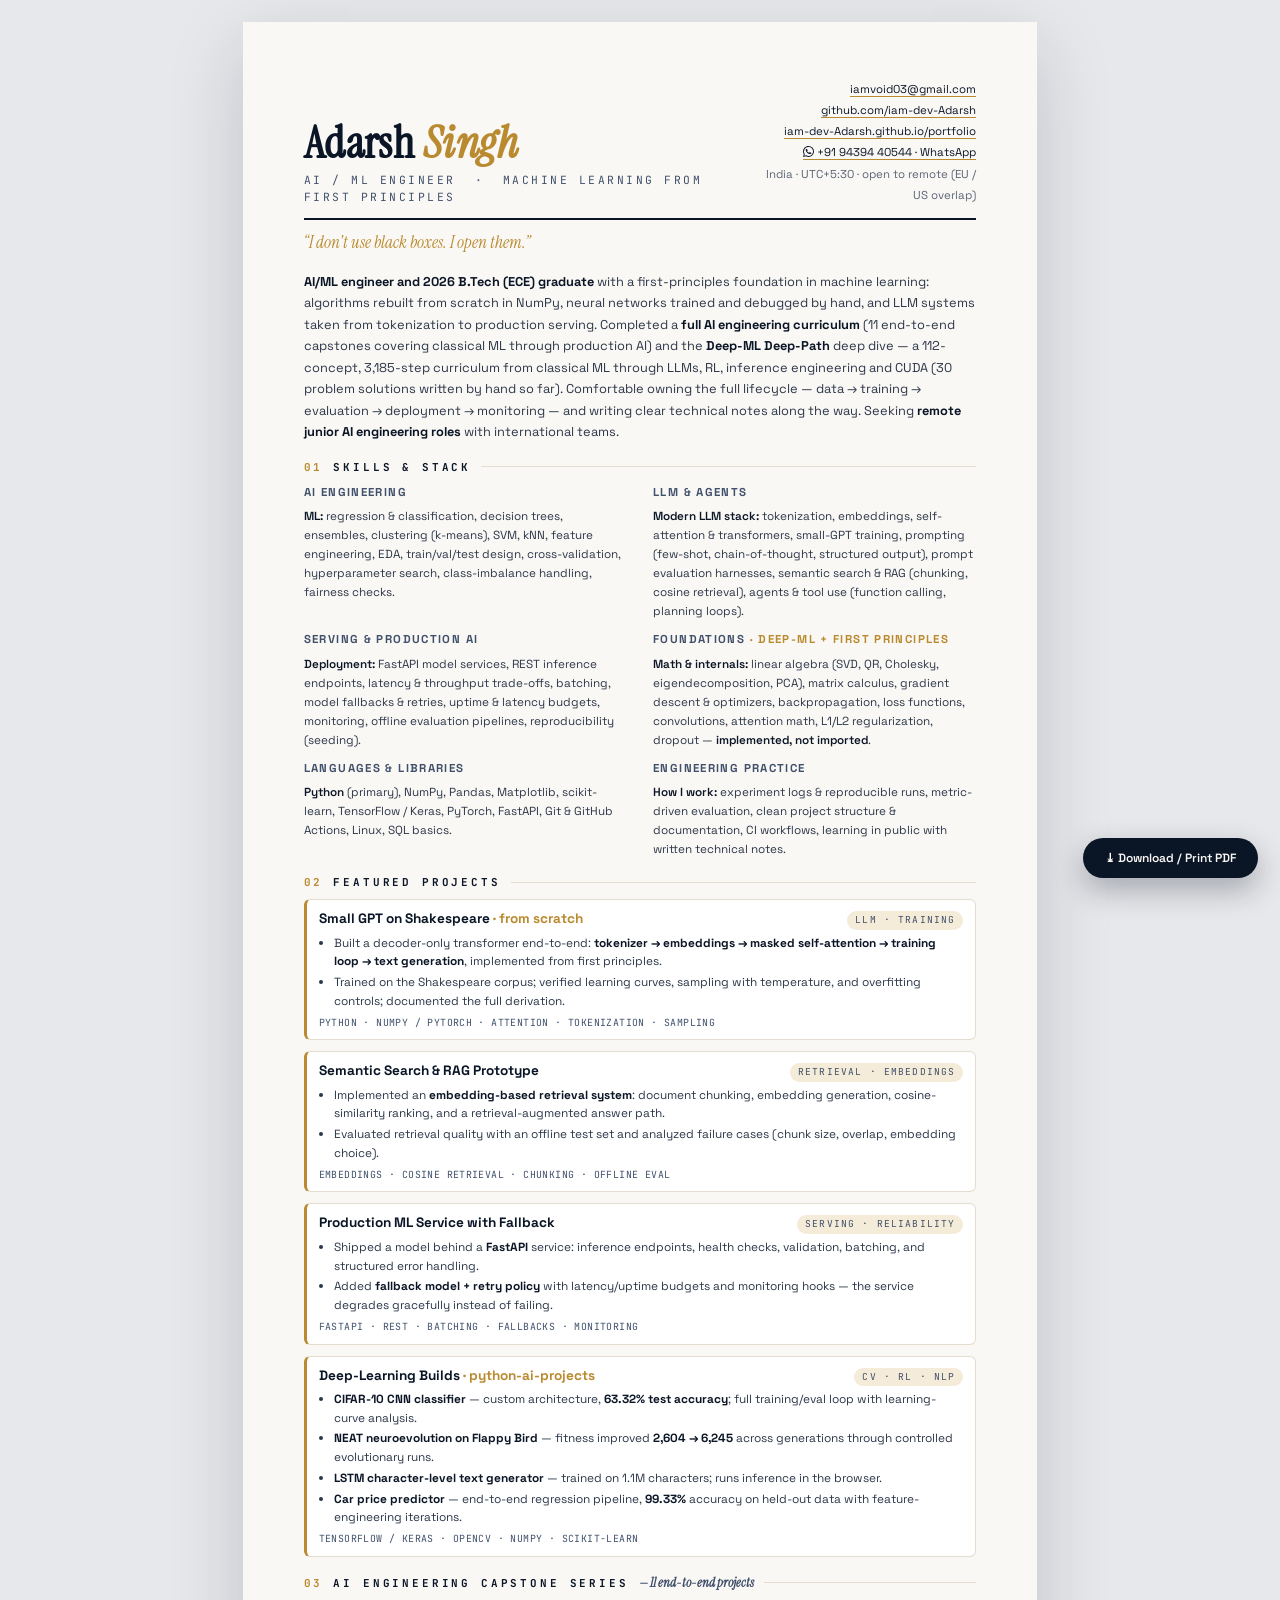
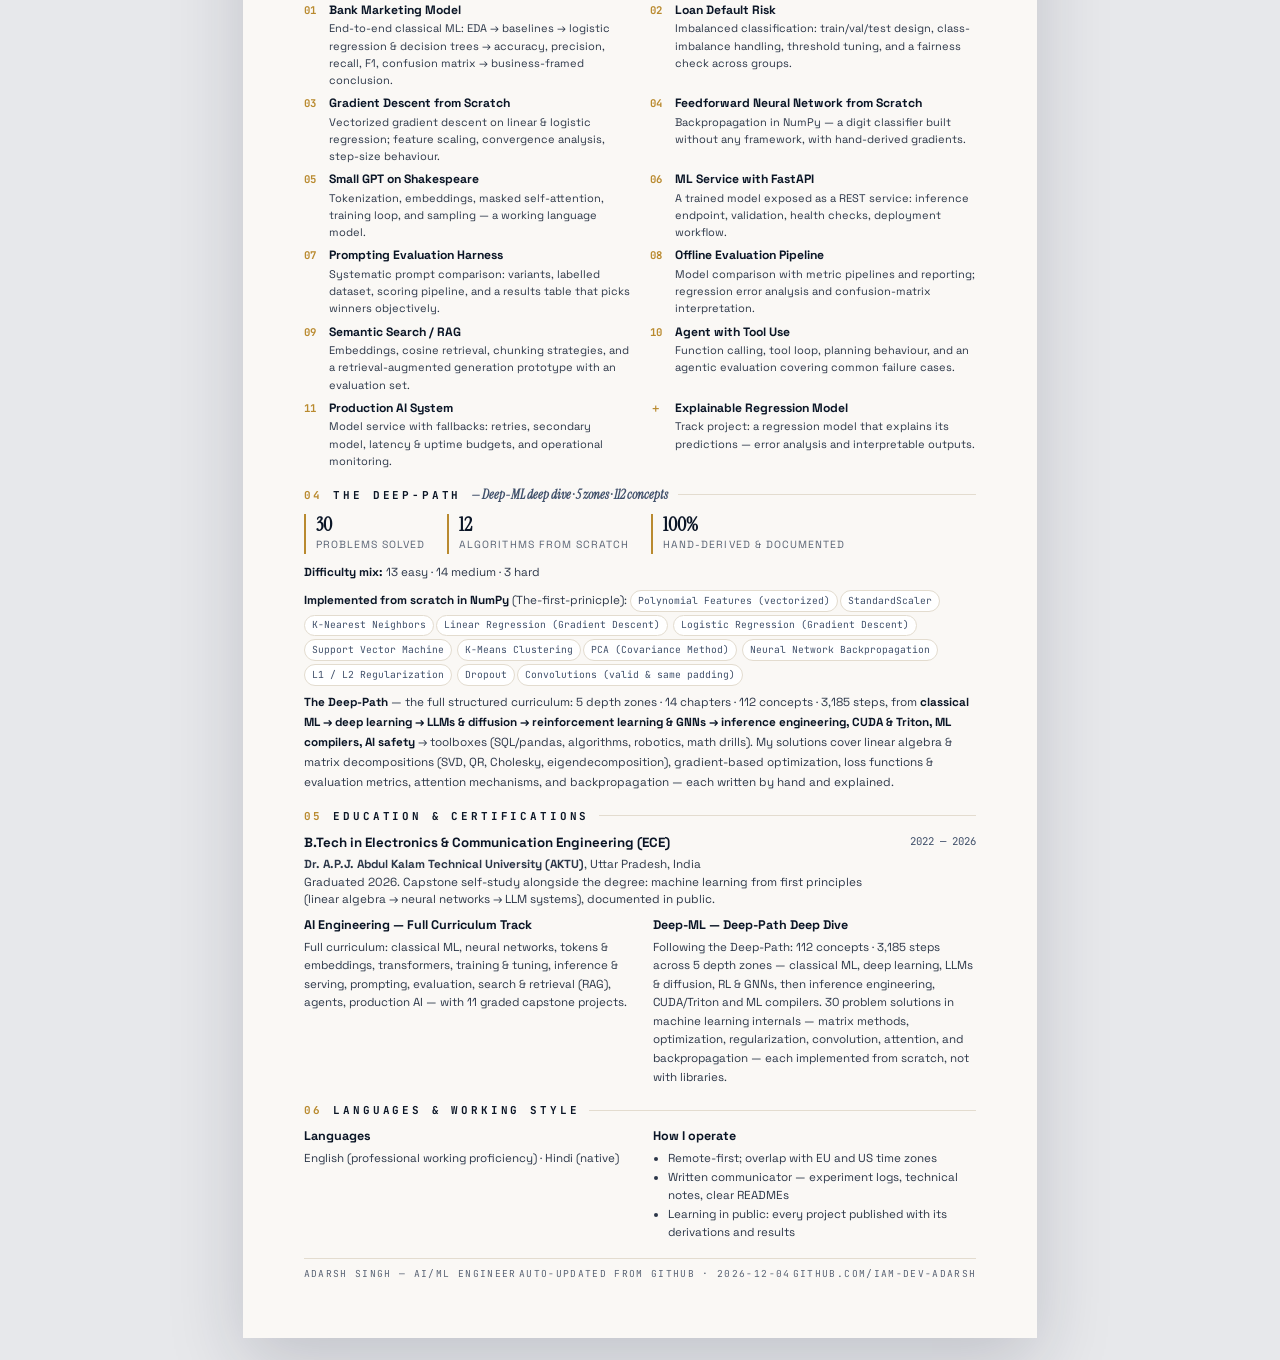
<file: resume.html>
<!DOCTYPE html>
<html lang="en">
<head>
<meta charset="utf-8">
<meta name="viewport" content="width=device-width,initial-scale=1">
<title>Adarsh Singh — AI/ML Engineer · Resume</title>
<meta name="description" content="Adarsh Singh — AI/ML engineer. B.Tech ECE (2026). First-principles machine learning, LLM systems, and production AI. Open to remote roles worldwide.">
<link rel="icon" href="assets/favicon.svg">
<link rel="preconnect" href="https://fonts.googleapis.com">
<link href="https://fonts.googleapis.com/css2?family=Instrument+Serif:ital@0;1&family=JetBrains+Mono:wght@400;500;700&family=Space+Grotesk:wght@400;500;600;700&display=swap" rel="stylesheet">
<style>
  /* ═══ Resume — Navy & Gold identity. Print: A4, 2 pages. ═══ */
  @page{size:A4;margin:12mm}
  *{box-sizing:border-box;margin:0;padding:0}
  :root{
    --ink:#0A1526; --muted:#5A6475; --line:#E3DCCF; --paper:#FAF8F5;
    --gold:#B98A2F; --gold-soft:#F4EBD9; --slate:#41516B;
    --mono:'JetBrains Mono',monospace; --sans:'Space Grotesk',sans-serif; --serif:'Instrument Serif',serif;
  }
  html{-webkit-print-color-adjust:exact;print-color-adjust:exact}
  body{font-family:var(--sans);color:var(--ink);background:#E7E8EB;line-height:1.5;font-size:10pt}
  .sheet{width:210mm;min-height:297mm;margin:22px auto;background:var(--paper);padding:15mm 16mm;
    box-shadow:0 24px 70px rgba(20,30,50,.18)}
  @media print{
    body{background:#fff}
    .sheet{width:auto;min-height:auto;margin:0;padding:0;box-shadow:none}
    .no-print{display:none!important}
    .page-break{break-before:page}
    .entry, .proj, .cap{break-inside:avoid}
  }

  /* ── header ── */
  header{display:flex;justify-content:space-between;align-items:flex-end;gap:18px;
    border-bottom:2.5px solid var(--ink);padding-bottom:12px}
  .name{font-family:var(--serif);font-size:34pt;line-height:1;letter-spacing:.01em}
  .name em{color:var(--gold)}
  .role{font-family:var(--mono);font-size:8.5pt;letter-spacing:.22em;text-transform:uppercase;
    color:var(--slate);margin-top:7px}
  .contact{text-align:right;font-size:8.6pt;line-height:1.85;color:var(--muted)}
  .contact a{color:var(--ink);text-decoration:none;border-bottom:1px solid var(--gold)}
  .tagline{margin:10px 0 2px;font-family:var(--serif);font-style:italic;font-size:12.5pt;color:var(--gold)}

  /* ── sections ── */
  section{margin-top:16px}
  h2{font-family:var(--mono);font-size:8.2pt;font-weight:700;letter-spacing:.26em;text-transform:uppercase;
    color:var(--ink);display:flex;align-items:center;gap:10px;margin-bottom:9px}
  h2::after{content:"";flex:1;height:1px;background:var(--line)}
  h2 span{color:var(--gold)}

  p.summary{font-size:9.6pt;line-height:1.68;color:#2B3648}
  p.summary b{color:var(--ink)}

  /* ── skills ── */
  .skills{display:grid;grid-template-columns:1fr 1fr;gap:11px 26px}
  .sk h3{font-size:8.6pt;font-weight:700;letter-spacing:.12em;text-transform:uppercase;color:var(--slate);margin-bottom:5px}
  .sk h3 i{font-style:normal;color:var(--gold)}
  .sk p{font-size:8.8pt;line-height:1.62;color:#2B3648}
  .sk p b{color:var(--ink);font-weight:600}

  /* ── featured projects ── */
  .proj{margin-bottom:11px;padding:9px 12px;background:#fff;border:1px solid var(--line);
    border-left:3px solid var(--gold);border-radius:6px}
  .proj-head{display:flex;justify-content:space-between;align-items:baseline;gap:10px}
  .proj h3{font-size:10.2pt;font-weight:700}
  .proj h3 i{font-style:normal;color:var(--gold)}
  .proj .tag{font-family:var(--mono);font-size:7.2pt;letter-spacing:.12em;text-transform:uppercase;
    color:var(--slate);background:var(--gold-soft);padding:2px 8px;border-radius:99px;white-space:nowrap}
  .proj ul{margin-top:4px;padding-left:15px}
  .proj li{font-size:8.9pt;line-height:1.58;color:#2B3648;margin-top:2px}
  .proj li b{color:var(--ink)}
  .stackline{margin-top:5px;font-family:var(--mono);font-size:7.4pt;letter-spacing:.04em;color:var(--slate)}

  /* ── capstone series ── */
  .caps{display:grid;grid-template-columns:1fr 1fr;gap:7px 20px}
  .cap{display:flex;gap:9px;align-items:baseline}
  .cap .n{font-family:var(--mono);font-size:8pt;font-weight:700;color:var(--gold);min-width:16px}
  .cap .t{font-size:8.9pt;line-height:1.45}
  .cap .t b{display:block;font-size:9.1pt}
  .cap .t b a{color:var(--ink);text-decoration:none;border-bottom:1px solid var(--gold)}
  .cap .t b a:hover{color:var(--gold)}
  .cap .t span{color:#2B3648;font-size:8.3pt}
  .demo-link{font-family:var(--mono);font-size:7.2pt;letter-spacing:.06em;text-transform:uppercase;
    color:var(--gold);text-decoration:none;border-bottom:1px solid var(--gold);white-space:nowrap}

  /* ── deep-ml ── */
  .dml-stats{display:flex;gap:22px;margin-bottom:8px}
  .dml-stats div{border-left:2px solid var(--gold);padding-left:10px}
  .dml-stats strong{font-family:var(--serif);font-size:15pt;line-height:1;display:block}
  .dml-stats small{font-size:7.8pt;letter-spacing:.1em;text-transform:uppercase;color:var(--muted)}
  .algos{font-size:8.8pt;line-height:1.7;color:#2B3648}
  .algos b{color:var(--ink)}
  .chip{display:inline-block;font-family:var(--mono);font-size:7.3pt;padding:1.5px 7px;margin:1.5px 2px 1.5px 0;
    border:1px solid var(--line);border-radius:99px;color:var(--slate);background:#fff;white-space:nowrap}

  /* ── education & extras ── */
  .entry{display:flex;justify-content:space-between;gap:14px;margin-bottom:8px}
  .entry h3{font-size:10pt}
  .entry .when{font-family:var(--mono);font-size:8pt;color:var(--slate);white-space:nowrap}
  .entry p{font-size:8.8pt;color:#2B3648;margin-top:2px}
  .two{display:grid;grid-template-columns:1fr 1fr;gap:8px 26px}
  .two h3{font-size:9.4pt;font-weight:700;margin-bottom:3px}
  .two p, .two li{font-size:8.7pt;line-height:1.6;color:#2B3648}
  .two ul{padding-left:15px}

  footer{margin-top:16px;border-top:1px solid var(--line);padding-top:8px;
    font-family:var(--mono);font-size:7.2pt;letter-spacing:.14em;text-transform:uppercase;color:var(--muted);
    display:flex;justify-content:space-between}

  .print-btn{position:fixed;right:22px;bottom:22px;background:var(--ink);color:var(--paper);
    border:0;border-radius:99px;padding:12px 22px;font-family:var(--sans);font-size:12px;font-weight:600;
    cursor:pointer;box-shadow:0 12px 30px rgba(10,21,38,.3);z-index:10}

  /* ── phone / tablet fit (must come last: base rules override earlier media blocks) ── */
  @media(max-width:840px){
    .sheet{width:auto;min-height:auto;margin:12px;padding:26px 20px}
  }
  @media(max-width:640px){
    header{flex-direction:column;align-items:flex-start;gap:10px}
    .contact{text-align:left}
    .name{font-size:26pt}
    .skills,.caps,.two{grid-template-columns:1fr}
    .dml-stats{flex-wrap:wrap;gap:12px}
    .proj-head{flex-direction:column;gap:4px}
  }
</style>
</head>
<body>
<button class="print-btn no-print" onclick="window.print()">⤓ Download / Print PDF</button>

<div class="sheet">

<header>
  <div>
    <h1 class="name">Adarsh <em>Singh</em></h1>
    <div class="role">AI / ML Engineer &nbsp;·&nbsp; Machine Learning from First Principles</div>
  </div>
  <div class="contact">
    <a href="mailto:iamvoid03@gmail.com">iamvoid03@gmail.com</a><br>
    <a href="https://github.com/iam-dev-Adarsh">github.com/iam-dev-Adarsh</a><br>
    <a href="https://iam-dev-Adarsh.github.io/portfolio">iam-dev-Adarsh.github.io/portfolio</a><br>
    <a href="https://wa.me/919439440544"><svg viewBox="0 0 24 24" width="11" height="11" style="vertical-align:-1px;margin-right:3px" aria-hidden="true"><path fill="currentColor" d="M17.472 14.382c-.297-.149-1.758-.867-2.03-.967-.273-.099-.471-.148-.67.15-.197.297-.767.966-.94 1.164-.173.199-.347.223-.644.075-.297-.15-1.255-.463-2.39-1.475-.883-.788-1.48-1.761-1.653-2.059-.173-.297-.018-.458.13-.606.134-.133.298-.347.446-.52.149-.174.198-.298.298-.497.099-.198.05-.371-.025-.52-.075-.149-.669-1.612-.916-2.207-.242-.579-.487-.5-.669-.51l-.57-.01c-.198 0-.52.074-.792.372-.272.297-1.04 1.016-1.04 2.479 0 1.462 1.065 2.875 1.213 3.074.149.198 2.096 3.2 5.077 4.487.709.306 1.262.489 1.694.625.712.227 1.36.195 1.871.118.571-.085 1.758-.719 2.006-1.413.248-.694.248-1.289.173-1.413-.074-.124-.272-.198-.57-.347M12.05 21.785h-.004a9.87 9.87 0 0 1-5.031-1.378l-.361-.214-3.741.982.998-3.648-.235-.374a9.86 9.86 0 0 1-1.51-5.26c.001-5.45 4.436-9.884 9.888-9.884 2.64 0 5.122 1.03 6.988 2.898a9.825 9.825 0 0 1 2.893 6.994c-.003 5.45-4.437 9.884-9.885 9.884m8.413-18.297A11.815 11.815 0 0 0 12.05 0C5.495 0 .16 5.335.157 11.892c0 2.096.547 4.142 1.588 5.945L.057 24l6.305-1.654a11.882 11.882 0 0 0 5.683 1.448h.005c6.554 0 11.89-5.335 11.893-11.893a11.821 11.821 0 0 0-3.48-8.413Z"/></svg>+91 94394 40544 · WhatsApp</a><br>
    India · UTC+5:30 · open to remote (EU / US overlap)
  </div>
</header>

<div class="tagline">“I don't use black boxes. I open them.”</div>

<section>
  <p class="summary">
    <b>AI/ML engineer and 2026 B.Tech (ECE) graduate</b> with a first-principles foundation in machine learning:
    algorithms rebuilt from scratch in NumPy, neural networks trained and debugged by hand, and LLM systems
    taken from tokenization to production serving. Completed a <b>full AI engineering curriculum</b>
    (11 end-to-end capstones covering classical ML through production AI) and the <b>Deep-ML Deep-Path</b> deep dive —
    a 112-concept, 3,185-step curriculum from classical ML through LLMs, RL, inference engineering and CUDA
    (<span data-live="solved">30</span> problem solutions written by hand so far). Comfortable owning the full lifecycle —
    data → training → evaluation → deployment → monitoring — and writing clear technical notes along the way.
    Seeking <b>remote junior AI engineering roles</b> with international teams.
  </p>
</section>

<section>
  <h2><span>01</span> Skills &amp; Stack</h2>
  <div class="skills">
    <div class="sk">
      <h3>AI Engineering</h3>
      <p><b>ML:</b> regression &amp; classification, decision trees, ensembles, clustering (k-means), SVM, kNN,
      feature engineering, EDA, train/val/test design, cross-validation, hyperparameter search, class-imbalance handling, fairness checks.</p>
    </div>
    <div class="sk">
      <h3>LLM &amp; Agents</h3>
      <p><b>Modern LLM stack:</b> tokenization, embeddings, self-attention &amp; transformers, small-GPT training,
      prompting (few-shot, chain-of-thought, structured output), prompt evaluation harnesses,
      semantic search &amp; RAG (chunking, cosine retrieval), agents &amp; tool use (function calling, planning loops).</p>
    </div>
    <div class="sk">
      <h3>Serving &amp; Production AI</h3>
      <p><b>Deployment:</b> FastAPI model services, REST inference endpoints, latency &amp; throughput trade-offs,
      batching, model fallbacks &amp; retries, uptime &amp; latency budgets, monitoring, offline evaluation pipelines, reproducibility (seeding).</p>
    </div>
    <div class="sk">
      <h3>Foundations <i>· Deep-ML + first principles</i></h3>
      <p><b>Math &amp; internals:</b> linear algebra (SVD, QR, Cholesky, eigendecomposition, PCA), matrix calculus,
      gradient descent &amp; optimizers, backpropagation, loss functions, convolutions, attention math,
      L1/L2 regularization, dropout — <b>implemented, not imported</b>.</p>
    </div>
    <div class="sk">
      <h3>Languages &amp; Libraries</h3>
      <p><b>Python</b> (primary), NumPy, Pandas, Matplotlib, scikit-learn, TensorFlow / Keras, PyTorch,
      FastAPI, Git &amp; GitHub Actions, Linux, SQL basics.</p>
    </div>
    <div class="sk">
      <h3>Engineering Practice</h3>
      <p><b>How I work:</b> experiment logs &amp; reproducible runs, metric-driven evaluation, clean project
      structure &amp; documentation, CI workflows, learning in public with written technical notes.</p>
    </div>
  </div>
</section>

<section>
  <h2><span>02</span> Featured Projects</h2>

  <div class="proj">
    <div class="proj-head">
      <h3>Small GPT on Shakespeare <i>· from scratch</i></h3>
      <span class="tag">LLM · Training</span>
    </div>
    <ul>
      <li>Built a decoder-only transformer end-to-end: <b>tokenizer → embeddings → masked self-attention → training loop → text generation</b>, implemented from first principles.</li>
      <li>Trained on the Shakespeare corpus; verified learning curves, sampling with temperature, and overfitting controls; documented the full derivation.</li>
    </ul>
    <div class="stackline">PYTHON · NUMPY / PYTORCH · ATTENTION · TOKENIZATION · SAMPLING</div>
  </div>

  <div class="proj">
    <div class="proj-head">
      <h3>Semantic Search &amp; RAG Prototype</h3>
      <span class="tag">Retrieval · Embeddings</span>
    </div>
    <ul>
      <li>Implemented an <b>embedding-based retrieval system</b>: document chunking, embedding generation, cosine-similarity ranking, and a retrieval-augmented answer path.</li>
      <li>Evaluated retrieval quality with an offline test set and analyzed failure cases (chunk size, overlap, embedding choice).</li>
    </ul>
    <div class="stackline">EMBEDDINGS · COSINE RETRIEVAL · CHUNKING · OFFLINE EVAL</div>
  </div>

  <div class="proj">
    <div class="proj-head">
      <h3>Production ML Service with Fallback</h3>
      <span class="tag">Serving · Reliability</span>
    </div>
    <ul>
      <li>Shipped a model behind a <b>FastAPI</b> service: inference endpoints, health checks, validation, batching, and structured error handling.</li>
      <li>Added <b>fallback model + retry policy</b> with latency/uptime budgets and monitoring hooks — the service degrades gracefully instead of failing.</li>
    </ul>
    <div class="stackline">FASTAPI · REST · BATCHING · FALLBACKS · MONITORING</div>
  </div>

  <div class="proj">
    <div class="proj-head">
      <h3>Deep-Learning Builds <i>· python-ai-projects</i></h3>
      <span class="tag">CV · RL · NLP</span>
    </div>
    <ul>
      <li><b>CIFAR-10 CNN classifier</b> — custom architecture, <b>63.32% test accuracy</b>; full training/eval loop with learning-curve analysis.</li>
      <li><b>NEAT neuroevolution on Flappy Bird</b> — fitness improved <b>2,604 → 6,245</b> across generations through controlled evolutionary runs.</li>
      <li><b>LSTM character-level text generator</b> — trained on 1.1M characters; runs inference in the browser.</li>
      <li><b>Car price predictor</b> — end-to-end regression pipeline, <b>99.33%</b> accuracy on held-out data with feature-engineering iterations.</li>
    </ul>
    <div class="stackline">TENSORFLOW / KERAS · OPENCV · NUMPY · SCIKIT-LEARN</div>
  </div>
</section>

<section class="page-break">
  <h2><span>03</span> AI Engineering Capstone Series <i style="font-family:var(--serif);text-transform:none;letter-spacing:0;font-size:10pt;color:var(--slate)">— 11 end-to-end projects</i></h2>
  <div class="caps" id="caps-grid">
    <div class="cap"><div class="n">01</div><div class="t"><b>Bank Marketing Model</b><span>End-to-end classical ML: EDA → baselines → logistic regression &amp; decision trees → accuracy, precision, recall, F1, confusion matrix → business-framed conclusion.</span></div></div>
    <div class="cap"><div class="n">02</div><div class="t"><b>Loan Default Risk</b><span>Imbalanced classification: train/val/test design, class-imbalance handling, threshold tuning, and a fairness check across groups.</span></div></div>
    <div class="cap"><div class="n">03</div><div class="t"><b>Gradient Descent from Scratch</b><span>Vectorized gradient descent on linear &amp; logistic regression; feature scaling, convergence analysis, step-size behaviour.</span></div></div>
    <div class="cap"><div class="n">04</div><div class="t"><b>Feedforward Neural Network from Scratch</b><span>Backpropagation in NumPy — a digit classifier built without any framework, with hand-derived gradients.</span></div></div>
    <div class="cap"><div class="n">05</div><div class="t"><b>Small GPT on Shakespeare</b><span>Tokenization, embeddings, masked self-attention, training loop, and sampling — a working language model.</span></div></div>
    <div class="cap"><div class="n">06</div><div class="t"><b>ML Service with FastAPI</b><span>A trained model exposed as a REST service: inference endpoint, validation, health checks, deployment workflow.</span></div></div>
    <div class="cap"><div class="n">07</div><div class="t"><b>Prompting Evaluation Harness</b><span>Systematic prompt comparison: variants, labelled dataset, scoring pipeline, and a results table that picks winners objectively.</span></div></div>
    <div class="cap"><div class="n">08</div><div class="t"><b>Offline Evaluation Pipeline</b><span>Model comparison with metric pipelines and reporting; regression error analysis and confusion-matrix interpretation.</span></div></div>
    <div class="cap"><div class="n">09</div><div class="t"><b>Semantic Search / RAG</b><span>Embeddings, cosine retrieval, chunking strategies, and a retrieval-augmented generation prototype with an evaluation set.</span></div></div>
    <div class="cap"><div class="n">10</div><div class="t"><b>Agent with Tool Use</b><span>Function calling, tool loop, planning behaviour, and an agentic evaluation covering common failure cases.</span></div></div>
    <div class="cap"><div class="n">11</div><div class="t"><b>Production AI System</b><span>Model service with fallbacks: retries, secondary model, latency &amp; uptime budgets, and operational monitoring.</span></div></div>
    <div class="cap"><div class="n">＋</div><div class="t"><b>Explainable Regression Model</b><span>Track project: a regression model that explains its predictions — error analysis and interpretable outputs.</span></div></div>
  </div>
</section>

<section>
  <h2><span>04</span> The Deep-Path <i style="font-family:var(--serif);text-transform:none;letter-spacing:0;font-size:10pt;color:var(--slate)">— Deep-ML deep dive · 5 zones · 112 concepts</i></h2>
  <div class="dml-stats">
    <div><strong data-live="solved">30</strong><small>problems solved</small></div>
    <div><strong data-live="algos">12</strong><small>algorithms from scratch</small></div>
    <div><strong>100%</strong><small>hand-derived &amp; documented</small></div>
  </div>
  <p class="algos" data-live="diff" style="margin-bottom:7px"><b>Difficulty mix:</b> 13 easy · 14 medium · 3 hard</p>
  <p class="algos"><b>Implemented from scratch in NumPy</b> (The-first-prinicple): <span id="algo-chips">
    <span class="chip">Polynomial Features (vectorized)</span><span class="chip">StandardScaler</span>
    <span class="chip">K-Nearest Neighbors</span><span class="chip">Linear Regression (Gradient Descent)</span>
    <span class="chip">Logistic Regression (Gradient Descent)</span><span class="chip">Support Vector Machine</span>
    <span class="chip">K-Means Clustering</span><span class="chip">PCA (Covariance Method)</span>
    <span class="chip">Neural Network Backpropagation</span><span class="chip">L1 / L2 Regularization</span>
    <span class="chip">Dropout</span><span class="chip">Convolutions (valid &amp; same padding)</span></span></p>
  <p class="algos" style="margin-top:5px"><b>The Deep-Path</b> — the full structured curriculum: 5 depth zones · 14 chapters · 112 concepts · 3,185 steps,
    from <b>classical ML → deep learning → LLMs &amp; diffusion → reinforcement learning &amp; GNNs → inference engineering, CUDA &amp; Triton, ML compilers, AI safety</b> → toolboxes (SQL/pandas, algorithms, robotics, math drills).
    My solutions cover linear algebra &amp; matrix decompositions (SVD, QR, Cholesky, eigendecomposition), gradient-based optimization,
    loss functions &amp; evaluation metrics, attention mechanisms, and backpropagation — each written by hand and explained.</p>
</section>

<section>
  <h2><span>05</span> Education &amp; Certifications</h2>
  <div class="entry">
    <div>
      <h3>B.Tech in Electronics &amp; Communication Engineering (ECE)</h3>
      <p><b>Dr. A.P.J. Abdul Kalam Technical University (AKTU)</b>, Uttar Pradesh, India<br>
      Graduated 2026. Capstone self-study alongside the degree: machine learning from first principles
        (linear algebra → neural networks → LLM systems), documented in public.</p>
    </div>
    <div class="when">2022 — 2026</div>
  </div>
  <div class="two">
    <div>
      <h3>AI Engineering — Full Curriculum Track</h3>
      <p>Full curriculum: classical ML, neural networks, tokens &amp; embeddings, transformers, training &amp; tuning,
        inference &amp; serving, prompting, evaluation, search &amp; retrieval (RAG), agents, production AI —
        with 11 graded capstone projects.</p>
    </div>
    <div>
      <h3>Deep-ML — Deep-Path Deep Dive</h3>
      <p>Following the Deep-Path: 112 concepts · 3,185 steps across 5 depth zones — classical ML, deep learning,
        LLMs &amp; diffusion, RL &amp; GNNs, then inference engineering, CUDA/Triton and ML compilers.
        <span data-live="solved">30</span> problem solutions in machine learning internals — matrix methods, optimization,
        regularization, convolution, attention, and backpropagation — each implemented from scratch, not with libraries.</p>
    </div>
  </div>
</section>

<section>
  <h2><span>06</span> Languages &amp; Working Style</h2>
  <div class="two">
    <div>
      <h3>Languages</h3>
      <p>English (professional working proficiency) · Hindi (native)</p>
    </div>
    <div>
      <h3>How I operate</h3>
      <ul>
        <li>Remote-first; overlap with EU and US time zones</li>
        <li>Written communicator — experiment logs, technical notes, clear READMEs</li>
        <li>Learning in public: every project published with its derivations and results</li>
      </ul>
    </div>
  </div>
</section>

<footer>
  <span>Adarsh Singh — AI/ML Engineer</span>
  <span id="live-stamp">STATIC SNAPSHOT</span>
  <span>github.com/iam-dev-Adarsh</span>
</footer>

</div>
<script src="resume-live.js"></script>
</body>
</html>
</file>
